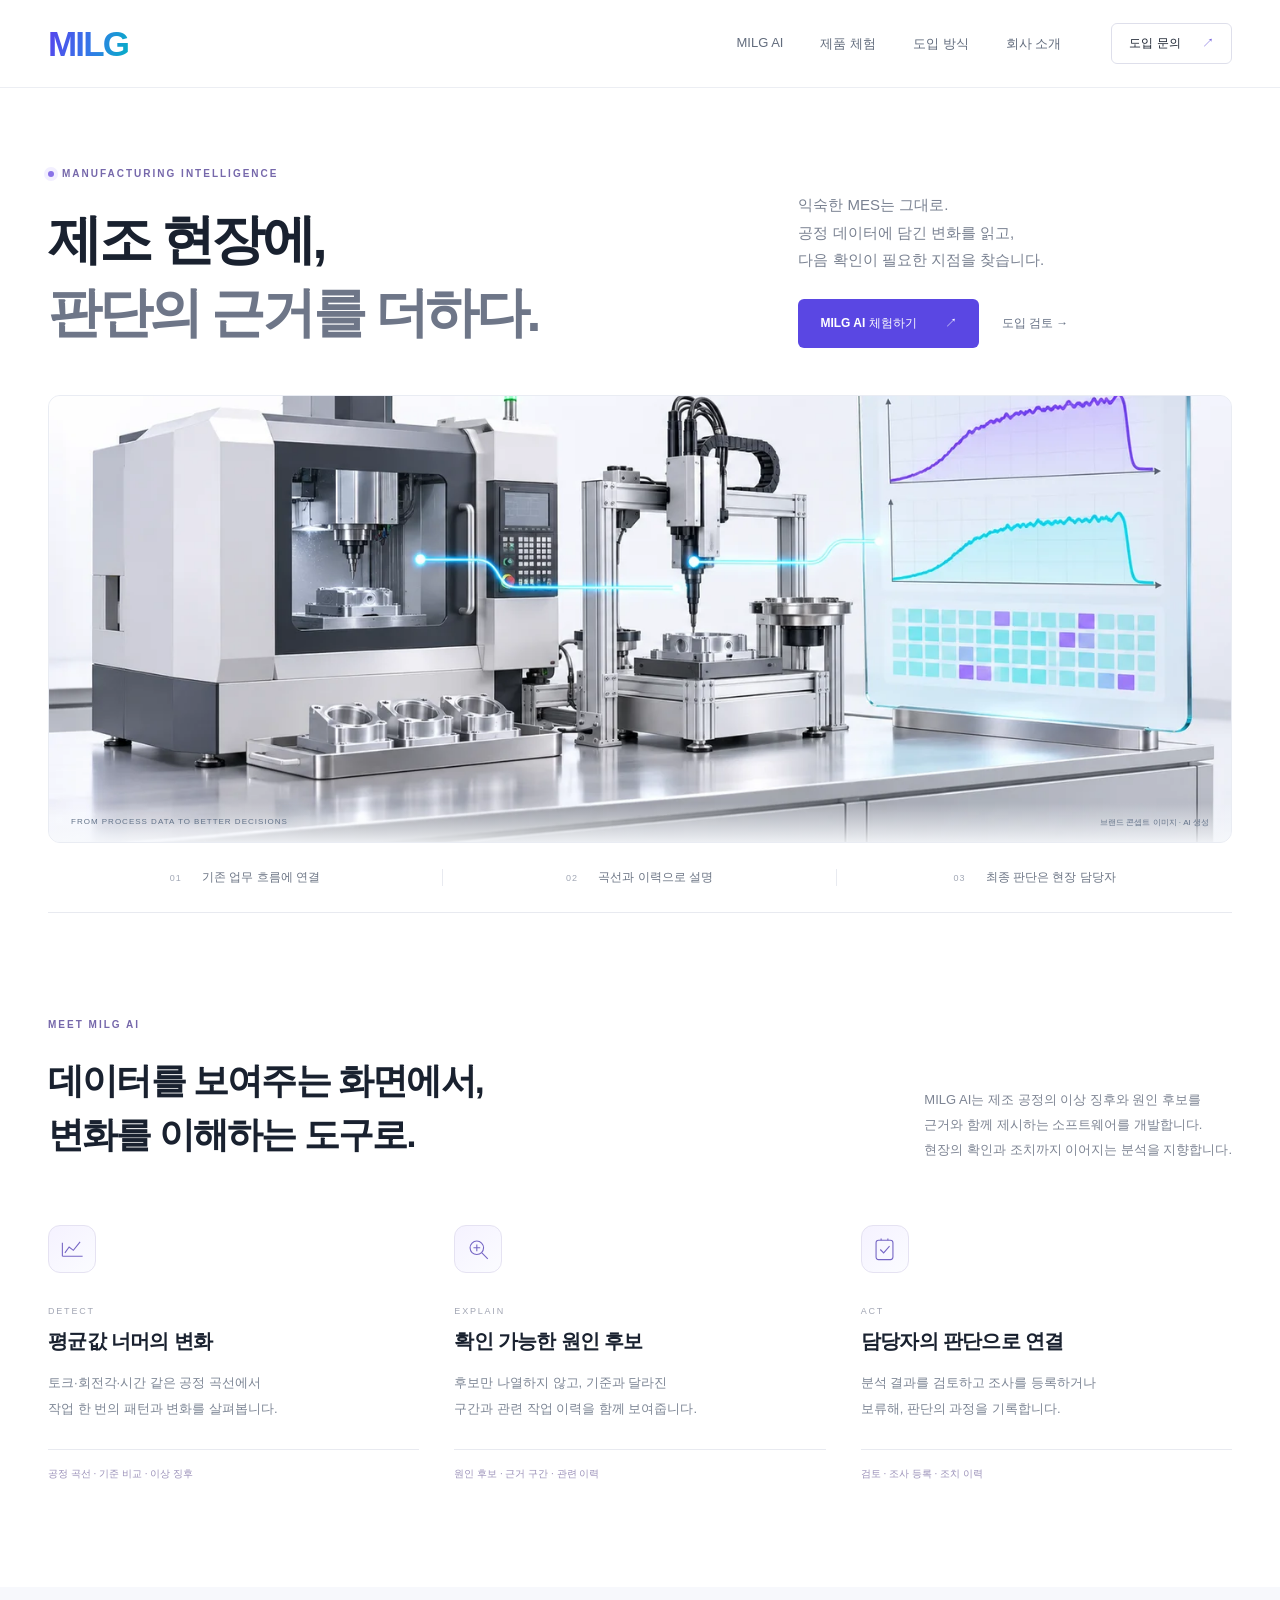
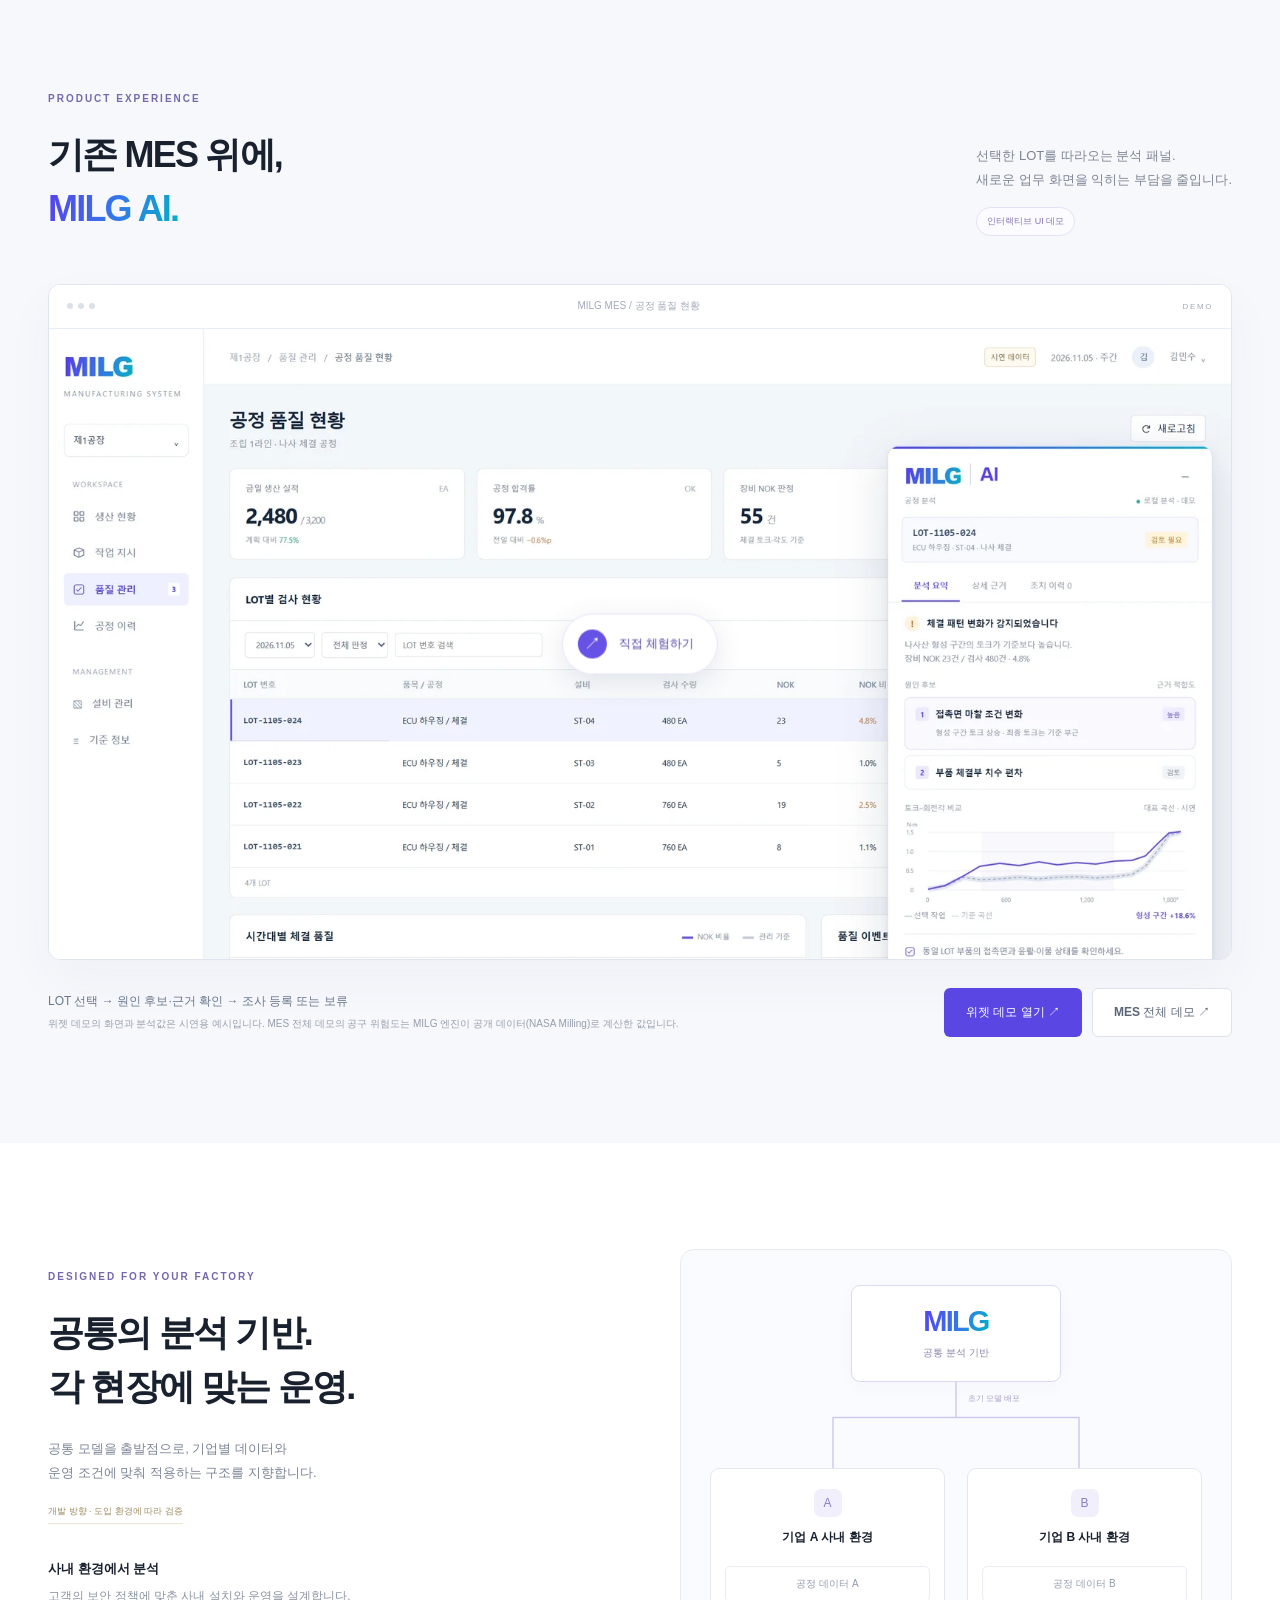
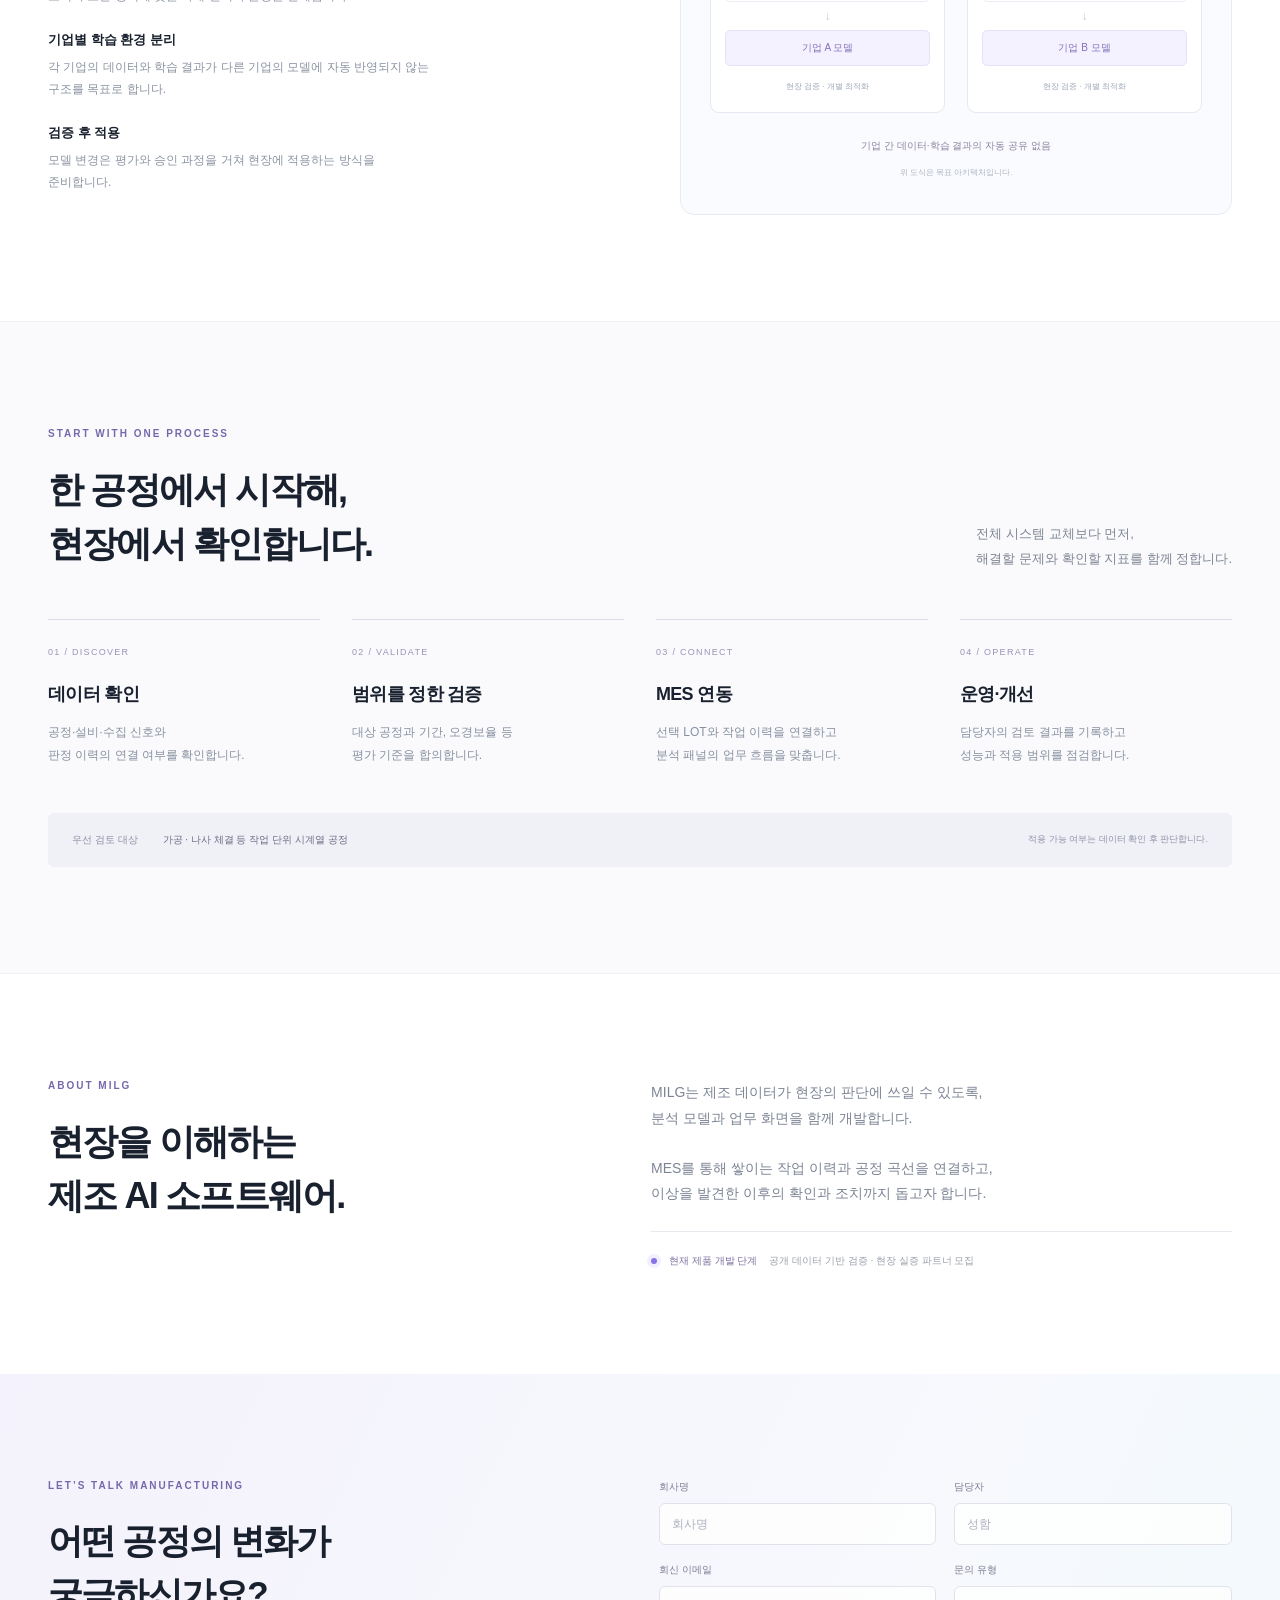
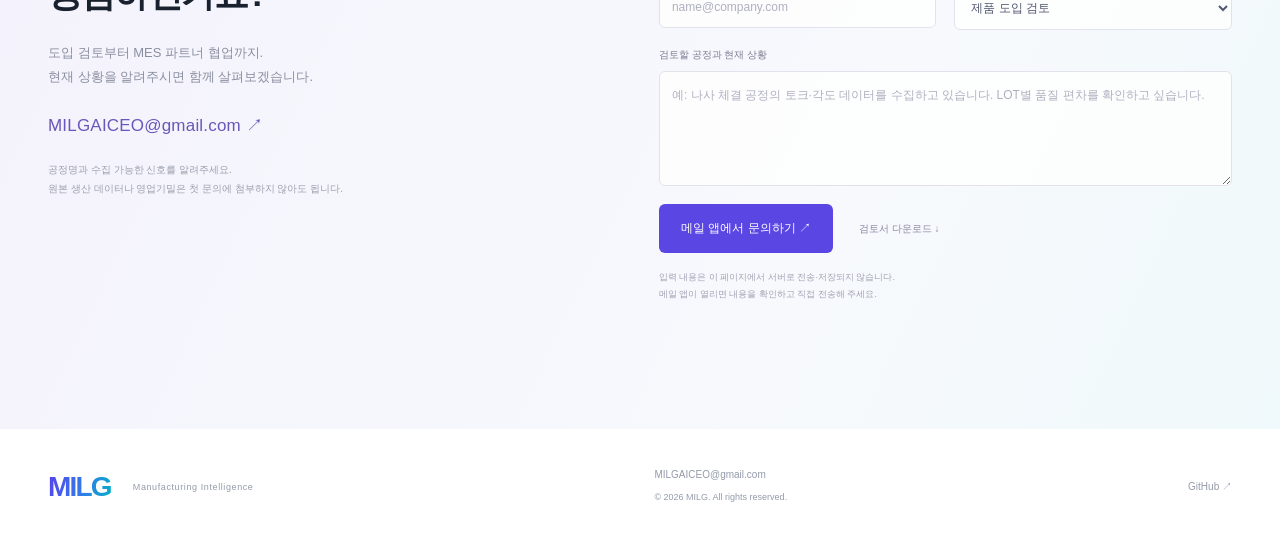
<file: index.html>
<!doctype html>
<html lang="ko"><head>
<meta charset="utf-8"><meta name="viewport" content="width=device-width,initial-scale=1">
<title>MILG | 제조 현장에 더하는 AI</title>
<meta name="description" content="기존 MES에 더하는 제조 AI, MILG. 공정 데이터의 이상 징후와 원인 후보를 근거와 함께 제시해 현장의 판단을 돕습니다.">
<meta name="theme-color" content="#ffffff"><meta property="og:title" content="MILG — 제조 현장에 더하는 AI"><meta property="og:description" content="익숙한 MES에서, 더 깊은 공정 분석을. MILG AI 제품과 인터랙티브 데모를 만나보세요."><meta property="og:type" content="website"><meta property="og:image" content="company/assets/manufacturing.webp">
<link rel="icon" href="company/assets/favicon.svg" type="image/svg+xml"><link rel="stylesheet" href="company/site.css"></head><body>
<a href="#main" class="skip">본문으로 바로가기</a>
<header class="header"><div class="navwrap"><a class="logo" href="#" aria-label="MILG 홈">MILG</a><nav id="navigation" aria-label="주 메뉴"><a href="#product">MILG AI</a><a href="#experience">제품 체험</a><a href="#approach">도입 방식</a><a href="#about">회사 소개</a></nav><a class="navcta" href="#contact">도입 문의 <span>↗</span></a><button class="menubutton" aria-expanded="false" aria-controls="navigation" aria-label="메뉴 열기">☰</button></div></header>
<main id="main"><section class="hero wrap"><div class="herohead"><div><div class="eyebrow"><span class="statusdot"></span> MANUFACTURING INTELLIGENCE</div><h1>제조 현장에,<br><span>판단의 근거를 더하다.</span></h1></div><div class="herocopy"><p>익숙한 MES는 그대로.<br>공정 데이터에 담긴 변화를 읽고,<br>다음 확인이 필요한 지점을 찾습니다.</p><div class="buttons"><a href="#experience" class="button primary">MILG AI 체험하기 <span>↗</span></a><a href="#contact" class="textlink">도입 검토 →</a></div></div></div><div class="herovisual"><img src="company/assets/manufacturing.webp" width="1400" height="788" alt="정밀 제조 설비와 공정 분석 화면을 연결한 MILG 브랜드 콘셉트 이미지" fetchpriority="high"><div class="imagecaption"><span>FROM PROCESS DATA TO BETTER DECISIONS</span><span>브랜드 콘셉트 이미지 · AI 생성</span></div></div><div class="principles"><span><b>01</b> 기존 업무 흐름에 연결</span><span><b>02</b> 곡선과 이력으로 설명</span><span><b>03</b> 최종 판단은 현장 담당자</span></div></section>
<section id="product" class="section wrap"><div class="sectionintro"><div><div class="eyebrow">MEET MILG AI</div><h2>데이터를 보여주는 화면에서,<br>변화를 이해하는 도구로.</h2></div><p class="introcopy">MILG AI는 제조 공정의 이상 징후와 원인 후보를<br class="desktop"> 근거와 함께 제시하는 소프트웨어를 개발합니다.<br class="desktop"> 현장의 확인과 조치까지 이어지는 분석을 지향합니다.</p></div><div class="capabilities"><article><div class="capicon"><svg viewBox="0 0 32 32" fill="none"><path d="M4 24V8m0 16h24M7 20l5-7 5 4 8-10"/></svg></div><span class="overline">DETECT</span><h3>평균값 너머의 변화</h3><p>토크·회전각·시간 같은 공정 곡선에서<br>작업 한 번의 패턴과 변화를 살펴봅니다.</p><div class="capterm">공정 곡선 · 기준 비교 · 이상 징후</div></article><article><div class="capicon"><svg viewBox="0 0 32 32" fill="none"><circle cx="14" cy="14" r="8"/><path d="m20 20 7 7M10 14h8m-4-4v8"/></svg></div><span class="overline">EXPLAIN</span><h3>확인 가능한 원인 후보</h3><p>후보만 나열하지 않고, 기준과 달라진<br>구간과 관련 작업 이력을 함께 보여줍니다.</p><div class="capterm">원인 후보 · 근거 구간 · 관련 이력</div></article><article><div class="capicon"><svg viewBox="0 0 32 32" fill="none"><rect x="6" y="5" width="20" height="23" rx="3"/><path d="m11 16 4 4 7-8M12 5V3m8 2V3"/></svg></div><span class="overline">ACT</span><h3>담당자의 판단으로 연결</h3><p>분석 결과를 검토하고 조사를 등록하거나<br>보류해, 판단의 과정을 기록합니다.</p><div class="capterm">검토 · 조사 등록 · 조치 이력</div></article></div></section>
<section id="experience" class="experience section"><div class="wrap"><div class="sectionintro"><div><div class="eyebrow">PRODUCT EXPERIENCE</div><h2>기존 MES 위에,<br><span class="gradient">MILG AI.</span></h2></div><div class="introcopy"><p>선택한 LOT를 따라오는 분석 패널.<br>새로운 업무 화면을 익히는 부담을 줄입니다.</p><span class="pill">인터랙티브 UI 데모</span></div></div><div class="browserframe"><div class="browserbar"><div class="dots"><i></i><i></i><i></i></div><span>MILG MES / 공정 품질 현황</span><span class="secure">DEMO</span></div><button class="productpreview" id="demoPreview" aria-label="MILG AI 인터랙티브 데모 열기"><img src="company/assets/product.webp" width="1600" height="1050" loading="lazy" alt="LOT 검사 현황과 우측 하단 MILG AI 분석 패널"><span class="play"><span>↗</span> 직접 체험하기</span></button></div><div class="experiencebottom"><p>LOT 선택 → 원인 후보·근거 확인 → 조사 등록 또는 보류<br><small>위젯 데모의 화면과 분석값은 시연용 예시입니다. MES 전체 데모의 공구 위험도는 MILG 엔진이 공개 데이터(NASA Milling)로 계산한 값입니다.</small></p><div class="buttons"><button id="demoButton" class="button primary">위젯 데모 열기 ↗</button><a class="button secondary" href="web/" target="_blank" rel="noopener">MES 전체 데모 ↗</a></div></div></div></section>
<section class="section wrap architecture"><div class="architecturecopy"><div class="eyebrow">DESIGNED FOR YOUR FACTORY</div><h2>공통의 분석 기반.<br>각 현장에 맞는 운영.</h2><p>공통 모델을 출발점으로, 기업별 데이터와<br>운영 조건에 맞춰 적용하는 구조를 지향합니다.</p><div class="roadmaplabel">개발 방향 · 도입 환경에 따라 검증</div><dl><div><dt>사내 환경에서 분석</dt><dd>고객의 보안 정책에 맞춘 사내 설치와 운영을 설계합니다.</dd></div><div><dt>기업별 학습 환경 분리</dt><dd>각 기업의 데이터와 학습 결과가 다른 기업의 모델에 자동 반영되지 않는 구조를 목표로 합니다.</dd></div><div><dt>검증 후 적용</dt><dd>모델 변경은 평가와 승인 과정을 거쳐 현장에 적용하는 방식을 준비합니다.</dd></div></dl></div><div class="architecturediagram" aria-label="공통 모델을 기업 A와 B의 독립된 사내 환경에 배포하는 목표 구조"><div class="base"><span class="logo">MILG</span><span>공통 분석 기반</span></div><div class="branches"><span>초기 모델 배포</span><svg viewBox="0 0 500 85" preserveAspectRatio="none"><path d="M250 0V35H125V85M250 35H375V85" fill="none" stroke="#cec9f1" stroke-width="1.5"/></svg></div><div class="tenants"><div class="tenant"><div class="factoryicon">A</div><h3>기업 A 사내 환경</h3><div class="tenantitem">공정 데이터 A</div><div class="tenantarrow">↓</div><div class="tenantitem model">기업 A 모델</div><span>현장 검증 · 개별 최적화</span></div><div class="tenant"><div class="factoryicon">B</div><h3>기업 B 사내 환경</h3><div class="tenantitem">공정 데이터 B</div><div class="tenantarrow">↓</div><div class="tenantitem model">기업 B 모델</div><span>현장 검증 · 개별 최적화</span></div></div><p>기업 간 데이터·학습 결과의 자동 공유 없음</p><small>위 도식은 목표 아키텍처입니다.</small></div></section>
<section id="approach" class="section approach"><div class="wrap"><div class="sectionintro"><div><div class="eyebrow">START WITH ONE PROCESS</div><h2>한 공정에서 시작해,<br>현장에서 확인합니다.</h2></div><p class="introcopy">전체 시스템 교체보다 먼저,<br>해결할 문제와 확인할 지표를 함께 정합니다.</p></div><div class="steps"><article><span>01 / DISCOVER</span><h3>데이터 확인</h3><p>공정·설비·수집 신호와<br>판정 이력의 연결 여부를 확인합니다.</p></article><article><span>02 / VALIDATE</span><h3>범위를 정한 검증</h3><p>대상 공정과 기간, 오경보율 등<br>평가 기준을 합의합니다.</p></article><article><span>03 / CONNECT</span><h3>MES 연동</h3><p>선택 LOT와 작업 이력을 연결하고<br>분석 패널의 업무 흐름을 맞춥니다.</p></article><article><span>04 / OPERATE</span><h3>운영·개선</h3><p>담당자의 검토 결과를 기록하고<br>성능과 적용 범위를 점검합니다.</p></article></div><div class="scope"><span>우선 검토 대상</span><b>가공 · 나사 체결 등 작업 단위 시계열 공정</b><span>적용 가능 여부는 데이터 확인 후 판단합니다.</span></div></div></section>
<section id="about" class="section wrap about"><div><div class="eyebrow">ABOUT MILG</div><h2>현장을 이해하는<br>제조 AI 소프트웨어.</h2></div><div class="abouttext"><p>MILG는 제조 데이터가 현장의 판단에 쓰일 수 있도록,<br class="desktop"> 분석 모델과 업무 화면을 함께 개발합니다.</p><p>MES를 통해 쌓이는 작업 이력과 공정 곡선을 연결하고,<br class="desktop"> 이상을 발견한 이후의 확인과 조치까지 돕고자 합니다.</p><div class="stage"><span class="statusdot"></span><strong>현재 제품 개발 단계</strong><span>공개 데이터 기반 검증 · 현장 실증 파트너 모집</span></div></div></section>
<section id="contact" class="section contact"><div class="wrap contactgrid"><div><div class="eyebrow">LET’S TALK MANUFACTURING</div><h2>어떤 공정의 변화가<br>궁금하신가요?</h2><p>도입 검토부터 MES 파트너 협업까지.<br>현재 상황을 알려주시면 함께 살펴보겠습니다.</p><a class="email" href="mailto:MILGAICEO@gmail.com">MILGAICEO@gmail.com ↗</a><div class="contactnote">공정명과 수집 가능한 신호를 알려주세요.<br>원본 생산 데이터나 영업기밀은 첫 문의에 첨부하지 않아도 됩니다.</div></div><form id="contactForm"><div class="formrow"><label>회사명<input name="company" placeholder="회사명" required maxlength="80" autocomplete="organization"></label><label>담당자<input name="person" placeholder="성함" required maxlength="40" autocomplete="name"></label></div><div class="formrow"><label>회신 이메일<input name="email" type="email" placeholder="name@company.com" required maxlength="120" autocomplete="email"></label><label>문의 유형<select name="type"><option>제품 도입 검토</option><option>MES 파트너 협업</option><option>데이터·현장 검증</option><option>기타 문의</option></select></label></div><label>검토할 공정과 현재 상황<textarea name="message" placeholder="예: 나사 체결 공정의 토크·각도 데이터를 수집하고 있습니다. LOT별 품질 편차를 확인하고 싶습니다." required maxlength="3000" rows="4"></textarea></label><div class="formactions"><button class="button primary" type="submit">메일 앱에서 문의하기 ↗</button><button class="download" type="button" id="downloadBrief">검토서 다운로드 ↓</button></div><p class="formnote">입력 내용은 이 페이지에서 서버로 전송·저장되지 않습니다.<br>메일 앱이 열리면 내용을 확인하고 직접 전송해 주세요.</p><p id="formStatus" role="status"></p></form></div></section>
</main><footer class="wrap footer"><div><a class="logo" href="#" aria-label="MILG 홈">MILG</a><span>Manufacturing Intelligence</span></div><div><a href="mailto:MILGAICEO@gmail.com">MILGAICEO@gmail.com</a><p>© <span id="year">2026</span> MILG. All rights reserved.</p></div><a href="https://github.com/dksgusrl04-gif/MILG-mes" target="_blank" rel="noopener">GitHub ↗</a></footer>
<dialog id="demoDialog" aria-labelledby="demoTitle"><div class="dialoghead"><div><strong id="demoTitle">MILG AI 제품 체험</strong><span>시연 데이터 · 브라우저 내 동작</span></div><div><a href="company/demo/" target="_blank" rel="noopener">새 창에서 열기 ↗</a><button id="closeDemo" aria-label="데모 닫기">✕</button></div></div><iframe id="demoFrame" title="MILG AI 위젯 인터랙티브 데모" data-src="company/demo/index.html" sandbox="allow-scripts allow-same-origin allow-forms allow-modals"></iframe></dialog>
<script src="company/site.js"></script></body></html>
</file>
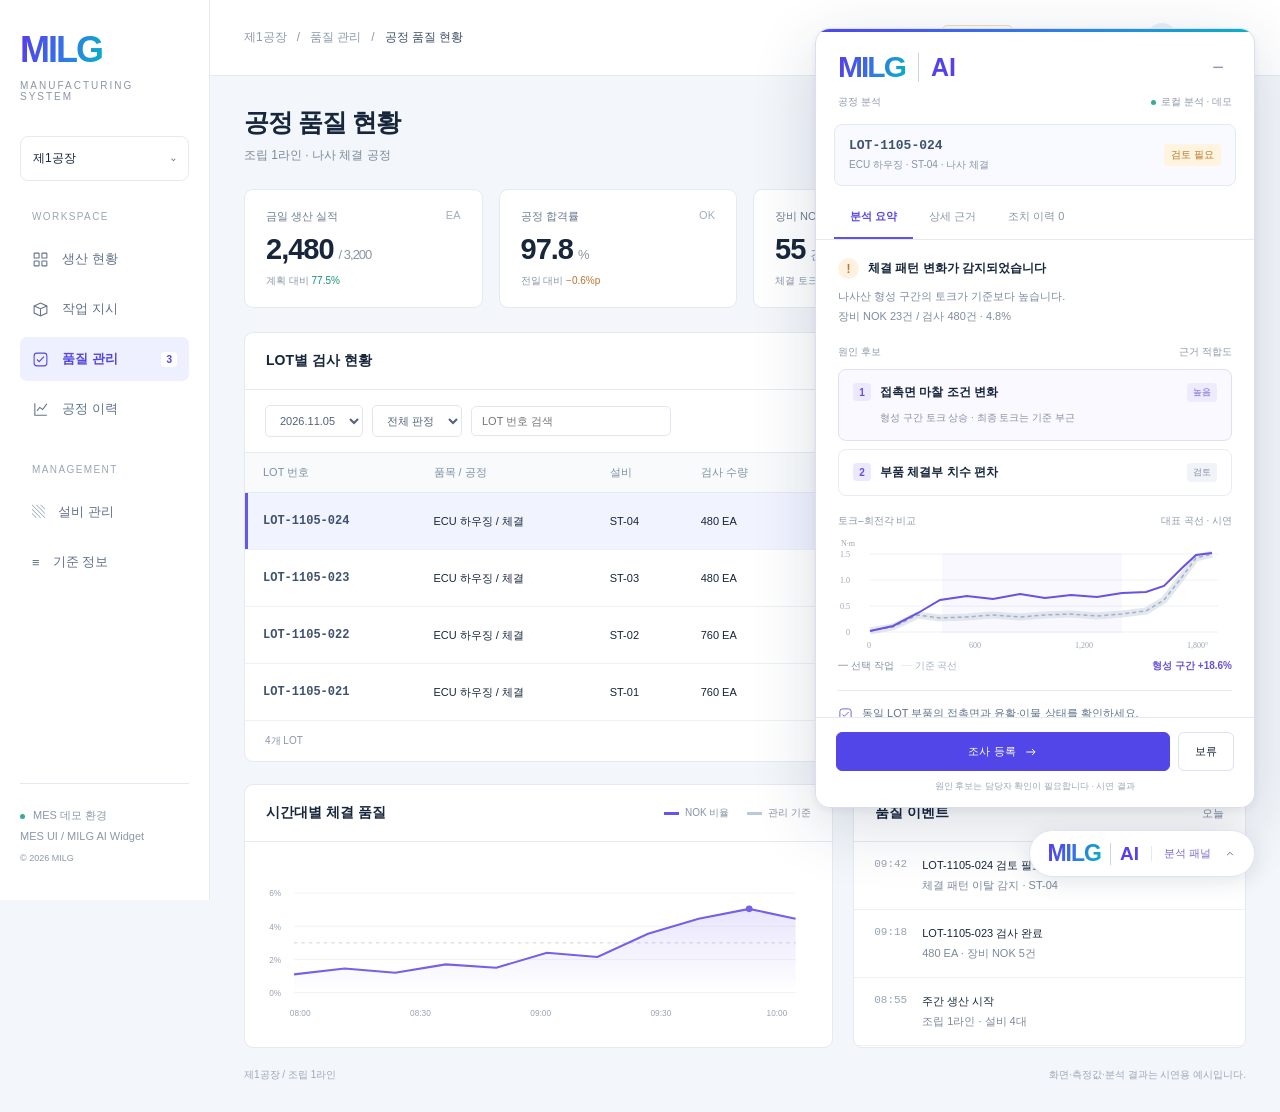
<file: company/demo/index.html>
<!doctype html>
<html lang="ko"><head><meta charset="utf-8"><meta name="viewport" content="width=device-width,initial-scale=1"><title>MILG · MES & AI Workspace</title>
<style>
:root{--ink:#17263b;--muted:#7c899c;--line:#e4eaf1;--purple:#5041ed;--blue:#3477e8;--cyan:#08b0c7;--bg:#f3f6fa}*{box-sizing:border-box}body{margin:0;font-family:'Segoe UI','Malgun Gothic',sans-serif;color:var(--ink);background:var(--bg);font-size:13px}button,select,input,textarea{font:inherit}button{cursor:pointer}button:focus-visible,a:focus-visible,select:focus-visible{outline:3px solid #8bafff;outline-offset:3px}button{color:inherit}.brand{width:fit-content;font-family:Arial,sans-serif;font-weight:900;letter-spacing:-2px;background:linear-gradient(105deg,#5440ea 5%,#3377e6 55%,#04b1c8);color:transparent;background-clip:text;font-size:36px;line-height:1}.service{display:flex;align-items:center;gap:13px}.service .brand{font-size:30px}.service .ai{border-left:1px solid #cbd4e2;padding-left:12px;font:700 25px Arial;color:#5540ed}.side{position:fixed;inset:0 auto 0 0;width:210px;background:#fff;border-right:1px solid var(--line);padding:32px 20px;display:flex;flex-direction:column}.side .subbrand{font-size:10px;letter-spacing:2px;color:#8a96a7;margin-top:12px}.plant{margin-top:34px;padding:13px 12px;border:1px solid var(--line);border-radius:8px;font-size:12px;display:flex;justify-content:space-between}.navcaption{color:#9aa6b7;font-size:10px;letter-spacing:1.4px;margin:30px 12px 12px}.navitem{display:flex;align-items:center;gap:13px;padding:13px 12px;margin:3px 0;border-radius:7px;color:#63718a;text-decoration:none}.navitem svg{width:17px;height:17px}.navitem.active{background:#eef0ff;color:#5346df;font-weight:700}.navitem .count{margin-left:auto;font-size:10px;background:#fff;padding:2px 5px;border-radius:4px}.sidebottom{margin-top:auto;border-top:1px solid var(--line);padding-top:21px;color:#8c98a8;font-size:11px;line-height:1.9}.workspace{margin-left:210px}.topbar{height:76px;background:#fff;border-bottom:1px solid var(--line);padding:0 34px;display:flex;align-items:center;justify-content:space-between}.crumb{color:#8e9aad;font-size:12px}.crumb b{color:#415269;font-weight:500}.topright{display:flex;align-items:center;gap:20px;color:#7a8799;font-size:12px}.demo{font-size:10px;color:#7f6b32;border:1px solid #eadfc5;background:#fffaf0;padding:5px 8px;border-radius:5px}.avatar{width:30px;height:30px;background:#eaf0f9;color:#4b6287;display:grid;place-items:center;border-radius:50%;font-size:11px}.main{padding:30px 34px}.pagehead{display:flex;justify-content:space-between;align-items:center;margin-bottom:25px}h1{font-size:25px;letter-spacing:-1px;margin:0 0 8px}h2{font-size:14px;margin:0}p{margin:0}.muted{color:var(--muted)}.pagehead p{font-size:12px;color:var(--muted)}.button{border:1px solid #dce3ed;background:#fff;border-radius:6px;padding:9px 13px;display:inline-flex;gap:8px;align-items:center;justify-content:center}.button svg{width:14px;height:14px}.primary{color:#fff;background:#5346e9;border-color:#5346e9}.kpis{display:grid;grid-template-columns:repeat(4,1fr);gap:16px;margin-bottom:24px}.kpi{background:#fff;border:1px solid var(--line);border-radius:9px;padding:19px 21px}.klabel{font-size:11px;color:#6e7c90;display:flex;justify-content:space-between}.klabel span{color:#a0acbc}.value{font-size:29px;font-weight:650;letter-spacing:-1px;margin:9px 0 8px}.value small{font-size:13px;font-weight:400;color:#8a95a5;margin-left:5px}.note{font-size:10px;color:#8a96a7}.green{color:#159176}.orange{color:#bc7133}.violet{color:#5848de}.box{background:#fff;border:1px solid var(--line);border-radius:9px;overflow:hidden}.boxhead{padding:19px 21px;display:flex;align-items:center;justify-content:space-between;border-bottom:1px solid var(--line)}.tiny{font-size:11px}.filters{display:flex;align-items:center;gap:9px;padding:15px 20px}.filters select,.filters input{background:#fff;border:1px solid #e1e6ef;padding:8px 10px;border-radius:5px;color:#52627a;font-size:11px}.filters input{width:200px}.filters .end{margin-left:auto;color:#929db0;font-size:11px}table{border-collapse:collapse;width:100%;font-size:11px;text-align:left}thead{background:#f8fafc;color:#8190a4}th{font-weight:500;padding:12px 18px;border-top:1px solid var(--line);border-bottom:1px solid var(--line);white-space:nowrap}td{padding:17px 18px;border-bottom:1px solid #edf1f6;white-space:nowrap}tbody tr{cursor:pointer}tbody tr:hover{background:#f7f9ff}tbody tr.selected{background:#f1f3ff}tbody tr.selected td:first-child{box-shadow:inset 3px 0 #6556ed}.lot{font-family:Consolas,monospace;font-weight:600;color:#3f526f;font-size:12px}.tag{border-radius:4px;padding:4px 7px;font-size:10px;display:inline-block}.tag.good{color:#16876f;background:#eaf7f1}.tag.warn{color:#b87829;background:#fff4df}.tag.fail{color:#c65a62;background:#fff0f0}.tag.neutral{color:#72839b;background:#eef2f7}.tablefoot{display:flex;justify-content:space-between;padding:13px 20px;color:#8b98aa;font-size:10px}.lower{display:grid;grid-template-columns:1.5fr 1fr;gap:20px;margin-top:22px}.chartwrap{padding:15px 20px 10px}.legend{display:flex;gap:18px;font-size:10px;color:#8592a5;align-items:center}.legend i{width:15px;height:3px;display:inline-block;background:#6655ec;vertical-align:middle;margin-right:6px}.legend i.ref{background:#bcc9dc}.chart{width:100%;height:180px;display:block}.chart text{font-family:'Segoe UI',sans-serif;fill:#99a4b5;font-size:10px}.logrow{display:flex;gap:15px;padding:16px 20px;border-bottom:1px solid #edf1f6;font-size:11px}.logrow time{color:#97a3b4;font-family:Consolas,monospace}.logrow p{margin-bottom:5px}.footer{margin-top:20px;display:flex;justify-content:space-between;color:#9ca7b6;font-size:10px}.widget{position:fixed;width:440px;right:25px;bottom:92px;max-height:calc(100vh - 120px);border:1px solid #d9dfed;border-radius:15px;background:#fff;box-shadow:0 18px 65px #1b2b5329,0 3px 10px #2b3b5410;z-index:10;overflow:hidden;display:flex;flex-direction:column}.widget::before{content:'';height:3px;background:linear-gradient(90deg,#5343eb,#317ae7,#07b2c4);flex-shrink:0}.widget[hidden]{display:none}.whead{display:flex;align-items:center;justify-content:space-between;padding:20px 22px 13px}.iconbtn{border:0;background:transparent;font-size:20px;color:#8d99ac;width:28px;height:28px;display:grid;place-items:center;border-radius:5px}.iconbtn:hover{background:#f0f3f9}.wmeta{display:flex;justify-content:space-between;padding:0 22px 15px;color:#8d99ac;font-size:10px}.dot{display:inline-block;width:5px;height:5px;border-radius:50%;background:#37aa98;margin-right:5px}.context{margin:0 18px;padding:13px 14px;border:1px solid #e3e8f1;border-radius:8px;background:#f8faff;display:flex;align-items:center;justify-content:space-between}.context .lot{font-size:13px}.context small{display:block;color:#8794a8;font-size:10px;margin-top:5px}.tabs{display:flex;border-bottom:1px solid var(--line);margin-top:10px;padding:0 18px}.tab{border:0;background:#fff;padding:13px 16px;color:#8a96a9;font-size:11px;border-bottom:2px solid transparent}.tab.on{color:#5a48e6;border-bottom-color:#6151ea;font-weight:700}.wbody{padding:18px 22px 16px;overflow:auto}.alertline{display:flex;align-items:center;gap:9px;font-size:12px;font-weight:700;margin-bottom:8px}.alerticon{width:21px;height:21px;background:#fff2e0;color:#bd7b30;display:grid;place-items:center;border-radius:50%;font-size:12px}.brief{font-size:11px;line-height:1.8;color:#7e8ba0;margin-bottom:18px}.sectionlabel{font-size:10px;color:#8d99aa;margin-bottom:10px;display:flex;justify-content:space-between}.candidate{padding:13px 14px;border:1px solid #e1ddfa;background:#faf9ff;border-radius:8px;margin-bottom:8px}.candidate .row{display:flex;align-items:center;gap:9px;font-size:12px;font-weight:650}.number{width:18px;height:18px;background:#ece8fe;color:#6651de;border-radius:4px;display:grid;place-items:center;font-size:10px}.candidate .rank{margin-left:auto;font-size:9px;color:#7363cf;background:#efebff;border-radius:4px;padding:3px 6px;font-weight:400}.candidate p{font-size:10px;color:#8791a5;line-height:1.8;margin:7px 0 0 27px}.candidate.secondary{background:#fff;border-color:#e8edf4}.candidate.secondary .rank{background:#f0f3f8;color:#8390a2}.evidence{margin-top:18px}.microchart{width:100%;height:114px;display:block}.evidencefoot{display:flex;justify-content:space-between;font-size:10px;color:#8492a5;margin-top:7px}.evidencefoot strong{color:#6751d7}.recommend{margin-top:17px;border-top:1px solid var(--line);padding-top:13px;display:flex;gap:9px;font-size:11px;line-height:1.8;color:#64758d}.recommend svg{height:15px;width:15px;flex-shrink:0;margin-top:3px;color:#6c5bdd}.wfooter{border-top:1px solid var(--line);padding:14px 20px;background:#fff;flex-shrink:0}.actions{display:flex;gap:8px}.actions .primary{flex:1}.actions .button{font-size:11px;padding:11px 16px}.footnote{font-size:9px;color:#9aa5b6;text-align:center;margin-top:9px}.launcher{position:fixed;right:25px;bottom:23px;z-index:11;display:flex;align-items:center;gap:12px;border:1px solid #dfe2f3;border-radius:30px;background:#fff;box-shadow:0 5px 22px #273c5720;padding:11px 17px}.launcher .brand{font-size:23px;letter-spacing:-1px}.launcher .ai{font-size:19px;padding-left:9px}.launcher .service{gap:9px}.launcher .bubble{border-left:1px solid #e5e9f3;padding-left:12px;font-size:11px;color:#786dce}.launcher svg{width:14px;height:14px;color:#776ab2}.hidden{display:none!important}.detailrow{padding:14px 0;border-bottom:1px solid var(--line);font-size:11px;display:flex;justify-content:space-between;gap:15px}.detailrow span{color:#8491a4}.historyitem{border-left:2px solid #dfdbfa;margin:8px 0 20px;padding-left:15px;font-size:11px;line-height:2}.historyitem small{color:#94a0b2}dialog{border:1px solid var(--line);border-radius:14px;width:430px;padding:25px;color:var(--ink);box-shadow:0 20px 90px #13294a33}dialog::backdrop{background:#17283d45}dialog h2{font-size:18px;margin-bottom:18px}dialog label{font-size:11px;color:#76869c;display:block;margin-top:15px}dialog input,dialog textarea{width:100%;margin-top:7px;padding:11px;border:1px solid var(--line);border-radius:6px}dialog textarea{height:90px;resize:vertical}dialog .actions{margin-top:22px;justify-content:flex-end}.toast{position:fixed;left:50%;bottom:30px;transform:translateX(-50%);background:#24334a;color:white;padding:14px 23px;border-radius:8px;box-shadow:0 8px 30px #14233530;z-index:30;font-size:12px}.fullwidget .widget{position:relative;inset:auto;margin:28px auto;max-height:none}.fullwidget .workspace,.fullwidget .side,.fullwidget .launcher{display:none}.fullwidget{background:#eef2f8}@media(min-width:1700px){.widget{width:460px;right:35px}.launcher{right:35px}}@media(max-width:1000px){.side{width:170px;padding:25px 15px}.workspace{margin-left:170px}.main{padding:24px 20px}.topbar{padding:0 20px}.kpis{gap:9px}.kpi{padding:15px}.filters input{width:130px}.lower{grid-template-columns:1fr}.tableoverflow{overflow:auto}}@media(max-width:650px){.side{display:none}.workspace{margin:0}.main{padding:20px 14px}.topbar{height:60px;padding:0 14px}.topright .date{display:none}.pagehead{gap:12px}.pagehead h1{font-size:21px}.kpis{grid-template-columns:repeat(2,1fr)}.filters{flex-wrap:wrap;padding:12px}.filters .end{display:none}.widget{width:calc(100% - 20px);right:10px;bottom:82px;max-height:calc(100dvh - 98px)}.launcher{right:14px;bottom:15px}.whead{padding-top:14px}.wbody{padding:14px 18px}.lower{margin-bottom:65px}.footer{display:none}dialog{width:calc(100% - 30px)}}
</style></head><body>
<svg style="display:none"><symbol id="grid" viewBox="0 0 24 24"><rect x="3" y="3" width="7" height="7" rx="1"/><rect x="14" y="3" width="7" height="7" rx="1"/><rect x="3" y="14" width="7" height="7" rx="1"/><rect x="14" y="14" width="7" height="7" rx="1"/></symbol><symbol id="chart" viewBox="0 0 24 24"><path d="M4 3v17h17M7 14l4-5 4 3 6-8"/></symbol><symbol id="box" viewBox="0 0 24 24"><path d="m3 7 9-4 9 4v10l-9 4-9-4V7Zm0 0 9 4 9-4M12 11v10"/></symbol><symbol id="check" viewBox="0 0 24 24"><path d="m7 12 3 3 7-7"/><rect x="3" y="3" width="18" height="18" rx="4"/></symbol><symbol id="refresh" viewBox="0 0 24 24"><path d="M20 10a8 8 0 1 0-1 7M20 4v6h-6"/></symbol><symbol id="arrow" viewBox="0 0 24 24"><path d="M4 12h15m-5-5 5 5-5 5"/></symbol></svg>
<aside class="side"><div class="brand">MILG</div><div class="subbrand">MANUFACTURING SYSTEM</div><div class="plant">제1공장 <span>⌄</span></div><div class="navcaption">WORKSPACE</div><a class="navitem" href="#" data-nav="생산 현황"><svg fill="none" stroke="currentColor" stroke-width="1.5"><use href="#grid"/></svg>생산 현황</a><a class="navitem" href="#" data-nav="작업 지시"><svg fill="none" stroke="currentColor" stroke-width="1.5"><use href="#box"/></svg>작업 지시</a><a class="navitem active" href="#" data-nav="품질 관리"><svg fill="none" stroke="currentColor" stroke-width="1.5"><use href="#check"/></svg>품질 관리 <span class="count">3</span></a><a class="navitem" href="#" data-nav="공정 이력"><svg fill="none" stroke="currentColor" stroke-width="1.5"><use href="#chart"/></svg>공정 이력</a><div class="navcaption">MANAGEMENT</div><a class="navitem" href="#" data-nav="설비 관리">▧ <span>설비 관리</span></a><a class="navitem" href="#" data-nav="기준 정보">≡ <span>기준 정보</span></a><div class="sidebottom"><span class="dot"></span> MES 데모 환경<br>MES UI / MILG AI Widget<br><span style="font-size:9px">© 2026 MILG</span></div></aside>
<div class="workspace"><header class="topbar"><div class="crumb">제1공장 &nbsp; / &nbsp; 품질 관리 &nbsp; / &nbsp; <b>공정 품질 현황</b></div><div class="topright"><span class="demo">시연 데이터</span><span class="date">2026.11.05 · 주간</span><span class="avatar">김</span><span>김민수 &nbsp;⌄</span></div></header><main class="main"><div class="pagehead"><div><h1>공정 품질 현황</h1><p>조립 1라인 · 나사 체결 공정</p></div><button class="button" id="refresh"><svg fill="none" stroke="currentColor" stroke-width="1.6"><use href="#refresh"/></svg>새로고침</button></div>
<div class="kpis"><div class="kpi"><div class="klabel">금일 생산 실적 <span>EA</span></div><div class="value">2,480<small>/ 3,200</small></div><div class="note">계획 대비 <span class="green">77.5%</span></div></div><div class="kpi"><div class="klabel">공정 합격률 <span>OK</span></div><div class="value">97.8<small>%</small></div><div class="note">전일 대비 <span class="orange">−0.6%p</span></div></div><div class="kpi"><div class="klabel">장비 NOK 판정 <span>EA</span></div><div class="value">55<small>건</small></div><div class="note">체결 토크·각도 기준</div></div><div class="kpi"><div class="klabel">검토 대기 <span>LOT</span></div><div class="value violet">3<small>건</small></div><div class="note">신규 2건 · 진행 중 1건</div></div></div>
<section class="box"><div class="boxhead"><h2>LOT별 검사 현황</h2><span class="tiny muted">마지막 수신 <span id="updated">09:42:18</span></span></div><div class="filters"><select aria-label="기간"><option>2026.11.05</option></select><select id="statusFilter" aria-label="판정 필터"><option value="all">전체 판정</option><option value="warn">검토 필요</option><option value="good">정상</option></select><input id="search" aria-label="LOT 검색" placeholder="LOT 번호 검색"><span class="end">LOT 선택 시 분석 대상에 반영됩니다</span></div><div class="tableoverflow"><table><thead><tr><th>LOT 번호</th><th>품목 / 공정</th><th>설비</th><th>검사 수량</th><th>NOK</th><th>NOK 비율</th><th>상태</th><th>최근 수신</th></tr></thead><tbody id="lots"></tbody></table></div><div class="tablefoot"><span id="rowCount">4개 LOT</span><span>‹ &nbsp;&nbsp; <b style="color:#6654e7">1</b> &nbsp;&nbsp; ›</span></div></section>
<div class="lower"><section class="box"><div class="boxhead"><h2>시간대별 체결 품질</h2><div class="legend"><span><i></i>NOK 비율</span><span><i class="ref"></i>관리 기준</span></div></div><div class="chartwrap"><svg class="chart" viewBox="0 0 660 180"><defs><linearGradient id="area" x1="0" y1="0" x2="0" y2="1"><stop stop-color="#8271ee" stop-opacity=".18"/><stop offset="1" stop-color="#8271ee" stop-opacity="0"/></linearGradient></defs><g stroke="#edf1f6"><path d="M35 25H640M35 65H640M35 105H640M35 145H640"/></g><g><text x="5" y="29">6%</text><text x="5" y="69">4%</text><text x="5" y="109">2%</text><text x="5" y="149">0%</text><text x="30" y="173">08:00</text><text x="175" y="173">08:30</text><text x="320" y="173">09:00</text><text x="465" y="173">09:30</text><text x="605" y="173">10:00</text></g><path d="M35 85H640" stroke="#bfcbdc" stroke-dasharray="4 5"/><path d="M35 123 96 116 157 121 218 111 279 115 340 97 401 102 462 74 523 56 584 44 640 56V145H35Z" fill="url(#area)"/><path d="M35 123 96 116 157 121 218 111 279 115 340 97 401 102 462 74 523 56 584 44 640 56" fill="none" stroke="#7660e8" stroke-width="2.5"/><circle cx="584" cy="44" r="4" fill="#7660e8"/></svg></div></section><section class="box"><div class="boxhead"><h2>품질 이벤트</h2><span class="tiny muted">오늘</span></div><div class="logrow"><time>09:42</time><div><p>LOT-1105-024 검토 필요</p><span class="muted">체결 패턴 이탈 감지 · ST-04</span></div></div><div class="logrow"><time>09:18</time><div><p>LOT-1105-023 검사 완료</p><span class="muted">480 EA · 장비 NOK 5건</span></div></div><div class="logrow"><time>08:55</time><div><p>주간 생산 시작</p><span class="muted">조립 1라인 · 설비 4대</span></div></div></section></div><div class="footer"><span>제1공장 / 조립 1라인</span><span>화면·측정값·분석 결과는 시연용 예시입니다.</span></div></main></div>
<section class="widget" id="widget" role="region" aria-label="MILG AI 분석 패널"><div class="whead"><div class="service"><span class="brand">MILG</span><span class="ai">AI</span></div><button class="iconbtn" id="close" aria-label="분석 패널 닫기">−</button></div><div class="wmeta"><span>공정 분석</span><span><i class="dot"></i>로컬 분석 · 데모</span></div><div class="context"><div><div class="lot" id="wlot">LOT-1105-024</div><small id="wcontext">ECU 하우징 · ST-04 · 나사 체결</small></div><span class="tag warn" id="wstatus">검토 필요</span></div><div class="tabs" role="tablist"><button class="tab on" role="tab" aria-selected="true" data-tab="analysis">분석 요약</button><button class="tab" role="tab" aria-selected="false" data-tab="evidence">상세 근거</button><button class="tab" role="tab" aria-selected="false" data-tab="history">조치 이력 <span id="historyCount">0</span></button></div><div class="wbody" id="panelContent"></div><div class="wfooter"><div class="actions"><button class="button primary" id="register">조사 등록 <svg fill="none" stroke="currentColor" stroke-width="1.7"><use href="#arrow"/></svg></button><button class="button" id="hold">보류</button></div><div class="footnote">원인 후보는 담당자 확인이 필요합니다 · 시연 결과</div></div></section>
<button class="launcher" id="launcher" aria-expanded="true" aria-controls="widget"><span class="service"><span class="brand">MILG</span><span class="ai">AI</span></span><span class="bubble" id="launcherLabel">분석 패널</span><svg viewBox="0 0 24 24" fill="none" stroke="currentColor" stroke-width="1.7"><path d="m7 14 5-5 5 5"/></svg></button>
<dialog id="actionDialog"><form id="actionForm"><h2 id="dialogTitle">조사 등록</h2><p class="muted tiny" id="dialogLot"></p><label>담당자<input id="owner" value="김민수" required maxlength="30"></label><label id="memoLabel">확인 사항<textarea id="memo" required maxlength="500"></textarea></label><div class="actions"><button type="button" class="button" id="cancel">취소</button><button type="submit" class="button primary" id="save">등록</button></div></form></dialog><div class="toast hidden" id="toast" role="status"></div>
<script>
const records=[{id:'LOT-1105-024',station:'ST-04',n:480,nok:23,rate:'4.8',state:'warn',time:'09:42:18',cause:'접촉면 마찰 조건 변화',second:'부품 체결부 치수 편차',description:'나사산 형성 구간의 토크가 기준보다 높습니다.',factor:'+18.6%',action:'동일 LOT 부품의 접촉면과 윤활·이물 상태를 확인하세요.'},{id:'LOT-1105-023',station:'ST-03',n:480,nok:5,rate:'1.0',state:'good',time:'09:18:42',cause:'기준 범위 내 체결 패턴',second:'정기 점검 유지',description:'주요 체결 구간이 기준 범위에 포함됩니다.',factor:'+2.1%',action:'현재 조건을 유지하고 후속 LOT의 추이를 확인하세요.'},{id:'LOT-1105-022',station:'ST-02',n:760,nok:19,rate:'2.5',state:'warn',time:'09:06:11',cause:'나사산 상태 변화',second:'체결 시작 위치 편차',description:'일부 작업의 초기 체결 구간에서 편차가 증가했습니다.',factor:'+12.4%',action:'나사산 손상과 부품 안착 상태를 표본 확인하세요.'},{id:'LOT-1105-021',station:'ST-01',n:760,nok:8,rate:'1.1',state:'good',time:'08:58:36',cause:'기준 범위 내 체결 패턴',second:'정기 점검 유지',description:'체결 토크와 최종 회전각이 안정적으로 유지됩니다.',factor:'+1.8%',action:'현재 조건을 유지하고 후속 LOT의 추이를 확인하세요.'}];
let selected=records[0],tab='analysis',mode='register',history=[];try{history=JSON.parse(localStorage.getItem('milg-ui-history')||'[]');if(!Array.isArray(history))history=[]}catch{}const $=id=>document.getElementById(id);const esc=s=>String(s).replace(/[&<>"']/g,c=>({'&':'&amp;','<':'&lt;','>':'&gt;','"':'&quot;',"'":'&#39;'}[c]));
function plot(){let y=selected.state==='warn'?58:76;return `<svg class="microchart" viewBox="0 0 390 114" aria-label="체결 토크와 회전각 비교 곡선"><g stroke="#edf0f6"><path d="M30 16H378M30 42H378M30 68H378M30 94H378"/></g><g fill="#9aa6b7" font-size="8" font-family="Segoe UI"><text x="0" y="19">1.5</text><text x="0" y="45">1.0</text><text x="0" y="71">0.5</text><text x="6" y="97">0</text><text x="27" y="110">0</text><text x="129" y="110">600</text><text x="235" y="110">1,200</text><text x="347" y="110">1,800°</text><text x="1" y="8">N·m</text></g><rect x="102" y="15" width="180" height="80" fill="#7561e8" opacity=".045"/><path d="M30 93 53 89 78 77 100 80 127 79 153 77 180 79 205 77 231 76 257 78 282 76 306 73 324 62 342 39 356 20 372 16" fill="none" stroke="#c1ccdc" stroke-width="7" opacity=".45"/><path d="M30 93 53 89 78 77 100 80 127 79 153 77 180 79 205 77 231 76 257 78 282 76 306 73 324 62 342 39 356 20 372 16" fill="none" stroke="#a3b1c6" stroke-width="1.5" stroke-dasharray="4 3"/><path d="M30 93 53 88 78 75 100 ${y+4} 127 ${y} 153 ${y+3} 180 ${y-2} 205 ${y+2} 231 ${y-1} 257 ${y+1} 282 ${y-3} 306 ${y-4} 324 48 342 30 356 17 372 15" fill="none" stroke="#6a50e3" stroke-width="2"/></svg>`}
function renderTable(){let rs=records.filter(r=>(!$('search').value||r.id.toLowerCase().includes($('search').value.toLowerCase()))&&($('statusFilter').value==='all'||r.state===$('statusFilter').value));$('lots').innerHTML=rs.map(r=>`<tr tabindex="0" data-id="${r.id}" aria-selected="${r.id===selected.id}" class="${r.id===selected.id?'selected':''}"><td class="lot">${r.id}</td><td>ECU 하우징 / 체결</td><td>${r.station}</td><td>${r.n.toLocaleString()} EA</td><td>${r.nok}</td><td class="${r.state==='warn'?'orange':''}">${r.rate}%</td><td><span class="tag ${r.state}">${r.state==='warn'?'검토 필요':'정상'}</span></td><td class="muted">${r.time}</td></tr>`).join('')||'<tr><td colspan="8" style="text-align:center">검색 결과가 없습니다.</td></tr>';$('rowCount').textContent=rs.length+'개 LOT'}
function render(){renderTable();$('wlot').textContent=selected.id;$('wcontext').textContent='ECU 하우징 · '+selected.station+' · 나사 체결';let h=history.filter(x=>x.lot===selected.id);$('historyCount').textContent=h.length;$('wstatus').textContent=h.length?h[h.length-1].type:(selected.state==='warn'?'검토 필요':'정상');$('wstatus').className='tag '+(h.length?'neutral':selected.state);document.querySelectorAll('.tab').forEach(b=>{b.classList.toggle('on',b.dataset.tab===tab);b.setAttribute('aria-selected',b.dataset.tab===tab)});let chart=`<div class="evidence"><div class="sectionlabel"><span>토크–회전각 비교</span><span>대표 곡선 · 시연</span></div>${plot()}<div class="evidencefoot"><span>━ 선택 작업 &nbsp; <span style="color:#a6b3c7">┄ 기준 곡선</span></span><strong>형성 구간 ${selected.factor}</strong></div></div>`;
if(tab==='analysis')$('panelContent').innerHTML=`<div class="alertline"><span class="alerticon">${selected.state==='warn'?'!':'✓'}</span>${selected.state==='warn'?'체결 패턴 변화가 감지되었습니다':'체결 패턴이 안정적입니다'}</div><p class="brief">${selected.description}<br>장비 NOK ${selected.nok}건 / 검사 ${selected.n}건 · ${selected.rate}%</p><div class="sectionlabel"><span>${selected.state==='warn'?'원인 후보':'분석 결과'}</span><span>근거 적합도</span></div><div class="candidate"><div class="row"><span class="number">1</span>${selected.cause}<span class="rank">${selected.state==='warn'?'높음':'정상'}</span></div><p>${selected.state==='warn'?'형성 구간 토크 상승 · 최종 토크는 기준 부근':'기준 곡선과 유사한 토크·회전각 분포'}</p></div><div class="candidate secondary"><div class="row"><span class="number">2</span>${selected.second}<span class="rank">${selected.state==='warn'?'검토':'유지'}</span></div></div>${chart}<div class="recommend"><svg fill="none" stroke="currentColor" stroke-width="1.5"><use href="#check"/></svg><span>${selected.action}</span></div>`;
if(tab==='evidence')$('panelContent').innerHTML=`<h2 style="margin-bottom:12px">분석 근거</h2>${chart}<div class="detailrow"><span>비교 대상</span><b>동일 품목·설비의 기준 작업</b></div><div class="detailrow"><span>기준 토크</span><b>1.4 N·m</b></div><div class="detailrow"><span>형성 구간 평균 토크 차이</span><b>${selected.factor}</b></div><div class="detailrow"><span>장비 NOK 비율</span><b>${selected.rate}%</b></div><p class="brief" style="margin-top:16px">곡선 차이는 원인 후보를 제시하는 근거입니다. 접촉면 상태·부품 치수의 실측 확인이 필요합니다.</p><span class="demo">측정값과 기준 곡선은 합성 예시</span>`;
if(tab==='history')$('panelContent').innerHTML=`<h2 style="margin-bottom:20px">담당자 조치</h2>${h.length?h.map(x=>`<div class="historyitem"><b>${esc(x.type)} · ${esc(x.owner)}</b><br>${esc(x.memo)}<br><small>${esc(x.time)} · 브라우저에 저장됨</small></div>`).join(''):'<p class="brief">등록된 조치가 없습니다.<br>조사 등록 또는 보류로 검토 내역을 남기세요.</p>'}`}
function toggle(open){$('widget').hidden=!open;$('launcher').setAttribute('aria-expanded',open);$('launcherLabel').textContent=open?'분석 패널':'분석 보기'}
$('lots').onclick=e=>{let r=e.target.closest('[data-id]');if(r){selected=records.find(x=>x.id===r.dataset.id);render()}};$('lots').onkeydown=e=>{if(e.key==='Enter'||e.key===' '){e.preventDefault();e.target.click()}};$('search').oninput=renderTable;$('statusFilter').onchange=renderTable;document.querySelectorAll('.tab').forEach(b=>b.onclick=()=>{tab=b.dataset.tab;render()});$('close').onclick=()=>{toggle(false);$('launcher').focus()};$('launcher').onclick=()=>toggle($('widget').hidden);document.addEventListener('keydown',e=>{if(e.key==='Escape'&&!$('actionDialog').open)toggle(false)});
function notify(s){$('toast').textContent=s;$('toast').classList.remove('hidden');setTimeout(()=>$('toast').classList.add('hidden'),3200)}
function action(m){mode=m;$('dialogTitle').textContent=m==='register'?'조사 등록':'검토 보류';$('dialogLot').textContent=selected.id+' · '+selected.station;$('memo').value=m==='register'?selected.action:'';$('memoLabel').firstChild.textContent=m==='register'?'확인 사항':'보류 사유';$('save').textContent=m==='register'?'등록':'보류 저장';$('actionDialog').showModal()}
$('register').onclick=()=>action('register');$('hold').onclick=()=>action('hold');$('cancel').onclick=()=>$('actionDialog').close();$('actionForm').onsubmit=e=>{e.preventDefault();history.push({lot:selected.id,type:mode==='register'?'조사 등록':'보류',owner:$('owner').value.trim(),memo:$('memo').value.trim(),time:new Date().toLocaleString('ko-KR')});try{localStorage.setItem('milg-ui-history',JSON.stringify(history))}catch{}$('actionDialog').close();tab='history';render();notify('검토 내역을 이 브라우저에 저장했습니다.');};$('refresh').onclick=()=>{$('updated').textContent=new Date().toLocaleTimeString('ko-KR',{hour12:false});notify('시연 데이터를 새로 표시했습니다.')};document.querySelectorAll('[data-nav]').forEach(a=>a.onclick=e=>{e.preventDefault();notify(a.dataset.nav==='품질 관리'?'품질 관리 화면입니다.':'이번 시안은 품질 관리 화면을 제공합니다.')});if(new URLSearchParams(location.search).has('widget'))document.body.classList.add('fullwidget');if(new URLSearchParams(location.search).has('closed'))toggle(false);render();
</script></body></html>
</file>
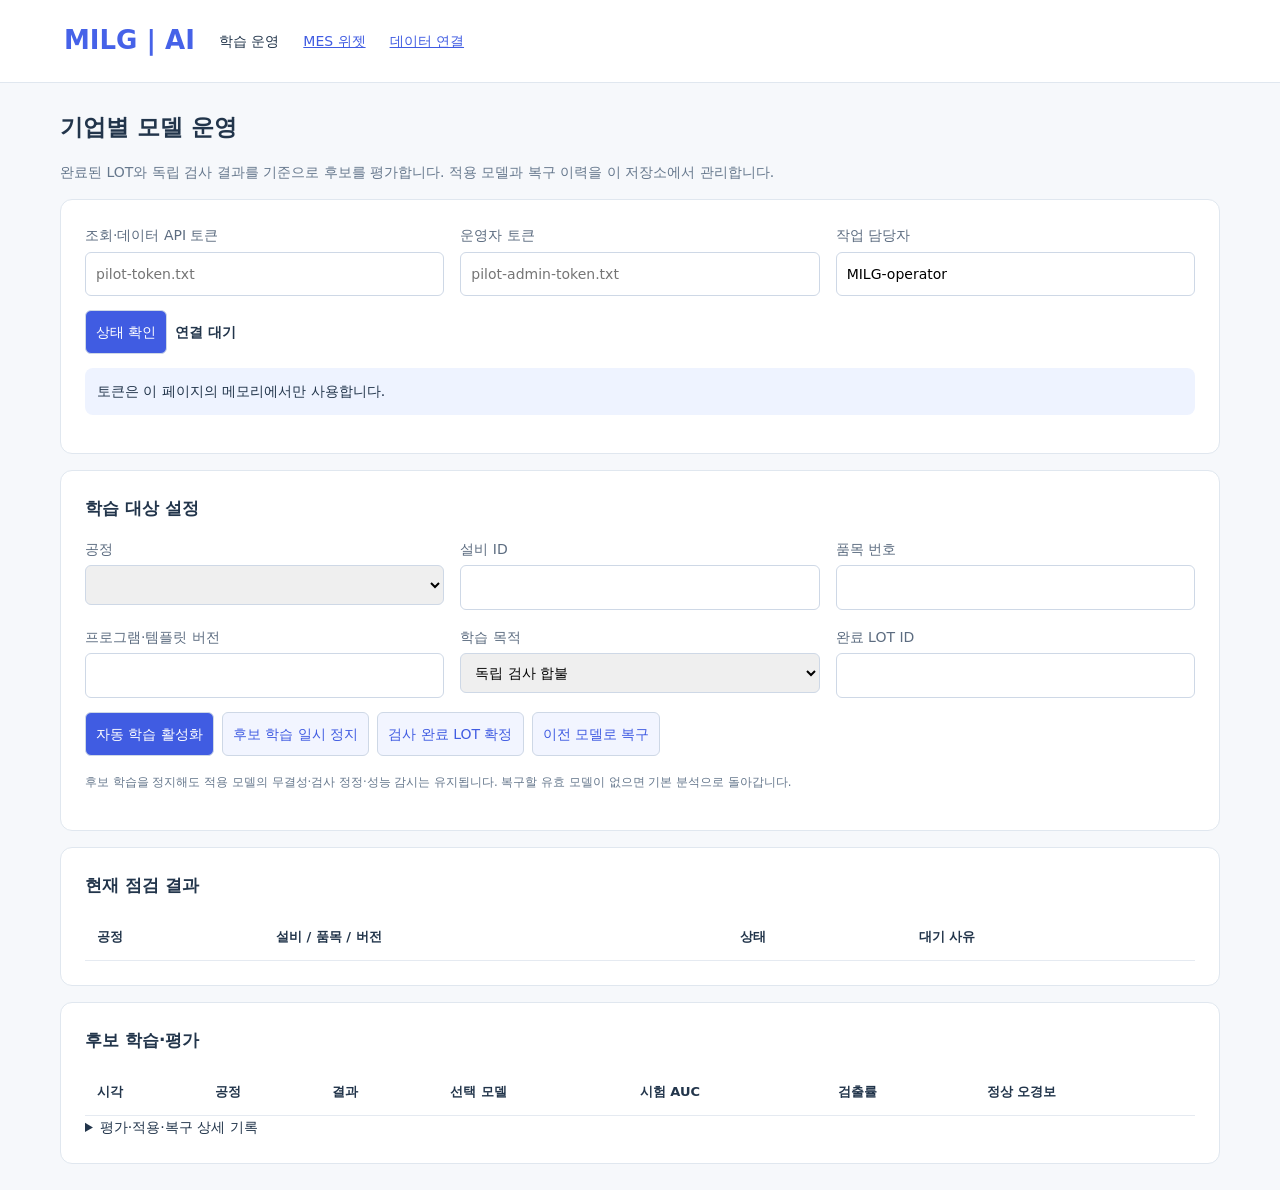
<file: ai/mlng_ai/operations_ui.html>
<!doctype html><html lang="ko"><meta charset="utf-8"><meta name="viewport" content="width=device-width,initial-scale=1">
<title>MILG · 학습 운영</title><style>
*{box-sizing:border-box}body{margin:0;background:#f6f8fb;color:#22354b;font:14px/1.6 system-ui,sans-serif}header{background:#fff;border-bottom:1px solid #e0e7ef;padding:20px 5%;display:flex;gap:24px;align-items:center}header b{font-size:26px;color:#4662e8}a{color:#405ce2}main{max-width:1200px;margin:26px auto;padding:0 20px}.card{padding:24px;border:1px solid #e0e7ef;border-radius:12px;background:white;margin:16px 0}h1{font-size:23px}h2{font-size:17px;margin:0 0 16px}.grid{display:grid;grid-template-columns:repeat(3,1fr);gap:16px}label{display:block;color:#5c6c80}input,select,button{font:inherit;padding:10px;border:1px solid #ced8e6;border-radius:6px}input,select{display:block;width:100%;margin-top:5px}button{cursor:pointer;color:#fff;background:#405ce2;margin:14px 8px 0 0}button.secondary{color:#405ce2;background:#f2f5ff}small,.muted{color:#66788d}table{border-collapse:collapse;width:100%;font-size:13px}td,th{border-bottom:1px solid #e5eaf1;padding:12px;text-align:left;vertical-align:top}pre{white-space:pre-wrap;overflow-wrap:anywhere;background:#f6f8fb;padding:16px;max-height:400px;overflow:auto}#notice{padding:12px;background:#eef3ff;border-radius:8px}#health{font-weight:600}.scroll{overflow:auto}@media(max-width:750px){.grid{grid-template-columns:1fr}}
</style><header><b>MILG | AI</b><span>학습 운영</span><a href="/mes/">MES 위젯</a><a href="/">데이터 연결</a></header><main>
<h1>기업별 모델 운영</h1><p class="muted">완료된 LOT와 독립 검사 결과를 기준으로 후보를 평가합니다. 적용 모델과 복구 이력을 이 저장소에서 관리합니다.</p>
<section class="card"><div class="grid"><label>조회·데이터 API 토큰<input id="token" type="password" autocomplete="off" placeholder="pilot-token.txt"></label><label>운영자 토큰<input id="admin" type="password" autocomplete="off" placeholder="pilot-admin-token.txt"></label><label>작업 담당자<input id="actor" value="MILG-operator"></label></div><button id="refresh">상태 확인</button><span id="health">연결 대기</span><p id="notice" role="status">토큰은 이 페이지의 메모리에서만 사용합니다.</p></section>
<section class="card"><h2>학습 대상 설정</h2><div class="grid"><label>공정<select id="process"></select></label><label>설비 ID<input id="machine"></label><label>품목 번호<input id="part"></label><label>프로그램·템플릿 버전<input id="program"></label><label>학습 목적<select id="mode"><option value="quality">독립 검사 합불</option><option value="normal_reference">압입 정상 기준</option></select></label><label>완료 LOT ID<input id="lot"></label></div><button id="enable">자동 학습 활성화</button><button id="pause" class="secondary">후보 학습 일시 정지</button><button id="close" class="secondary">검사 완료 LOT 확정</button><button id="rollback" class="secondary">이전 모델로 복구</button><p><small>후보 학습을 정지해도 적용 모델의 무결성·검사 정정·성능 감시는 유지됩니다. 복구할 유효 모델이 없으면 기본 분석으로 돌아갑니다.</small></p></section>
<section class="card"><h2>현재 점검 결과</h2><div class="scroll"><table><thead><tr><th>공정</th><th>설비 / 품목 / 버전</th><th>상태</th><th>대기 사유</th></tr></thead><tbody id="policies"></tbody></table></div></section>
<section class="card"><h2>후보 학습·평가</h2><div class="scroll"><table><thead><tr><th>시각</th><th>공정</th><th>결과</th><th>선택 모델</th><th>시험 AUC</th><th>검출률</th><th>정상 오경보</th></tr></thead><tbody id="runs"></tbody></table></div><details><summary>평가·적용·복구 상세 기록</summary><pre id="details">아직 조회하지 않았습니다.</pre></details></section>
</main><script>
const $=id=>document.getElementById(id);let policies=[];
const names={waiting:'학습 조건 대기',cooldown:'다음 점검 대기',activated:'적용 완료',held:'기준 미달·적용 보류',paused:'후보 학습 정지',error:'확인 필요',rolled_back:'자동 복구',normal_reference_ready:'정상 기준 사용 중',normal_reference_created:'정상 기준 생성',running:'학습 중',failed:'학습 실패',interrupted:'중단됨'};
async function api(path,body={},admin=false){const r=await fetch('/api/'+path,{method:'POST',headers:{'Content-Type':'application/json',Authorization:'Bearer '+$(admin?'admin':'token').value.trim()},body:JSON.stringify(body),cache:'no-store',credentials:'omit'});const value=await r.json();if(!r.ok)throw Error(value.error||r.status);return value}
function rows(id,values){$(id).replaceChildren();for(const cells of values){const row=document.createElement('tr');for(const cell of cells){const el=document.createElement('td');el.textContent=cell??'—';row.append(el)}$(id).append(row)}}
function context(){return {machine_id:$('machine').value.trim(),part_number:$('part').value.trim(),program:$('program').value.trim()}}
function spec(){return {process:$('process').value,context:context(),actor:$('actor').value.trim()}}
async function refresh(){const status=await api('status');if(!$('process').options.length){for(const p of Object.keys(status.processes)){const o=document.createElement('option');o.value=p;o.textContent=p;$('process').append(o)}}const result=await api('learning/status');policies=result.policies;$('health').textContent=result.worker_recent?'주기 점검 작동 중':'최근 점검 없음 · 실행 상태 확인';rows('policies',(result.last_check?.policies||policies).map(p=>[p.process,Object.values(p.context).join(' / '),names[p.status]||(p.enabled?'첫 점검 대기':'정지'),p.reason||'—']));const percent=n=>typeof n==='number'?(n*100).toFixed(1)+'%':'—';rows('runs',result.runs.map(r=>{const p=r.details.report||{},t=p.test||{};return [r.created,r.process,names[r.status]||r.status,p.selected,typeof t.auc==='number'?t.auc.toFixed(3):'—',percent(t.recall),percent(t.false_positive_rate)]}));$('details').textContent=JSON.stringify(result,null,2)}
function action(fn){return async()=>{try{$('notice').textContent='처리 중…';await fn();$('notice').textContent='완료'}catch(e){$('notice').textContent=e.message}}}
$('refresh').onclick=action(refresh);
async function configure(enabled){const s=spec(),old=policies.find(p=>p.process===s.process&&JSON.stringify(p.context)===JSON.stringify(s.context));const settings=old?Object.fromEntries(Object.entries(old).filter(([k])=>!['process','context'].includes(k))):{};Object.assign(settings,{enabled,mode:$('mode').value});await api('learning/configure',{...s,settings},true);await refresh()}
$('enable').onclick=action(()=>configure(true));$('pause').onclick=action(()=>configure(false));
$('close').onclick=action(async()=>{await api('lot-close',{...spec(),lot_id:$('lot').value.trim()});await refresh()});
$('rollback').onclick=action(async()=>{if(!confirm('선택한 설비·품목·버전의 적용 모델을 복구하시겠습니까?'))return;await api('learning/rollback',{...spec(),reason:'Operator requested rollback'},true);await refresh()});
</script></html>
</file>
<file: company/site.css>
@charset "UTF-8";
h1,h2,h3,p,dt,dd{word-break:keep-all;overflow-wrap:break-word}
:root{--ink:#19212f;--muted:#738092;--purple:#5545e8;--line:#e8eaf0;--wash:#f7f8fc;--gradient:linear-gradient(105deg,#5742ed,#337ae8 55%,#05afc6)}*{box-sizing:border-box}html{scroll-behavior:smooth;scroll-padding-top:105px}body{margin:0;background:#fff;color:var(--ink);font-family:'Segoe UI','Malgun Gothic',sans-serif;-webkit-font-smoothing:antialiased}a{color:inherit;text-decoration:none}button,input,textarea,select{font:inherit}button,a,input,textarea,select{-webkit-tap-highlight-color:transparent}button{cursor:pointer}button:focus-visible,a:focus-visible{outline:3px solid #8c80eb;outline-offset:5px}img{display:block;max-width:100%;height:auto}p{line-height:1.85}h1,h2,h3,p{margin-top:0}.wrap{width:min(1240px,calc(100% - 96px));margin-inline:auto}.header{height:88px;border-bottom:1px solid #eceef3;background:#ffffffed;backdrop-filter:blur(16px);position:sticky;top:0;z-index:30}.navwrap{height:100%;width:min(1360px,calc(100% - 96px));margin:auto;display:flex;align-items:center;gap:50px}.logo{font-family:Arial,sans-serif;font-size:35px;line-height:1;font-weight:900;letter-spacing:-1.8px;background:var(--gradient);background-clip:text;color:transparent;display:inline-block}.navwrap nav{display:flex;gap:37px;margin-left:auto}.navwrap nav a{font-size:13px;color:#626c7d;transition:color .2s}.navwrap nav a:hover{color:var(--purple)}.navcta{border:1px solid #dedfeb;border-radius:6px;padding:11px 17px;font-size:12px}.navcta span{margin-left:18px;color:#7564dc}.menubutton{display:none}.skip{position:absolute;left:16px;top:-60px;z-index:60;background:#fff;padding:12px}.skip:focus{top:10px}.hero{padding-top:80px}.herohead{display:grid;grid-template-columns:1.5fr 1fr;gap:40px;align-items:end;margin-bottom:47px}.eyebrow{font-size:10px;font-weight:650;letter-spacing:2px;color:#7668ab;margin-bottom:24px;display:flex;align-items:center;gap:8px}.statusdot{display:inline-block;width:6px;height:6px;border-radius:50%;background:#8972e7;box-shadow:0 0 0 4px #f2efff}h1{font-size:clamp(36px,4.2vw,59px);line-height:1.35;letter-spacing:-3.4px;font-weight:650;margin-bottom:0}h1 span{color:#6e7688}.herocopy{padding-left:24px}.herocopy p{font-size:15px;color:#798191;margin-bottom:25px}.buttons{display:flex;align-items:center;gap:23px;flex-wrap:wrap}.button{border:1px solid transparent;padding:15px 21px;display:inline-flex;align-items:center;justify-content:center;gap:28px;border-radius:6px;font-size:12px;font-weight:550;transition:transform .2s,box-shadow .2s}.button:hover{transform:translateY(-2px);box-shadow:0 5px 17px #5344c51c}.primary{background:#5a47e3;color:white}.secondary{background:white;border-color:#dfe1eb;color:#5c6477}.textlink{font-size:12px;color:#657084}.herovisual{position:relative;border-radius:12px;overflow:hidden;background:#f6f7fc;border:1px solid #e9ecf3}.herovisual img{width:100%;aspect-ratio:2.65;object-fit:cover;object-position:center bottom}.imagecaption{position:absolute;bottom:0;left:0;right:0;display:flex;justify-content:space-between;padding:14px 22px;background:linear-gradient(transparent,#f7f9fcdf);font-size:8px;letter-spacing:1px;color:#637389}.imagecaption span:last-child{letter-spacing:0}.principles{display:grid;grid-template-columns:repeat(3,1fr);padding:26px 0;border-bottom:1px solid var(--line);font-size:12px;color:#6b7484}.principles span{text-align:center;border-right:1px solid var(--line)}.principles span:last-child{border:0}.principles b{font-size:9px;letter-spacing:1px;color:#a2a8b6;margin-right:17px;font-weight:500}.section{padding-top:106px;padding-bottom:106px}.sectionintro{display:flex;justify-content:space-between;align-items:end;gap:40px;margin-bottom:48px}h2{font-size:36px;line-height:1.5;letter-spacing:-1.8px;font-weight:600;margin-bottom:0}.introcopy{color:#7d8493;font-size:13px;line-height:1.9;margin:0}.introcopy p{margin-bottom:15px}.capabilities{display:grid;grid-template-columns:repeat(3,1fr);gap:35px}.capabilities article{padding:15px 0 0}.capicon{width:48px;height:48px;border:1px solid #e5e2f2;border-radius:12px;display:grid;place-items:center;margin-bottom:27px;background:linear-gradient(140deg,#f5f2ff,#fbfcff)}.capicon svg{width:27px;height:27px;stroke:#7666c5;stroke-width:1.3}.overline{font-size:9px;letter-spacing:1.8px;color:#a2a6b4}h3{font-size:20px;letter-spacing:-.7px;font-weight:600;margin:10px 0 15px}.capabilities p{font-size:13px;color:#7d8695;line-height:1.95}.capterm{margin-top:28px;padding-top:17px;border-top:1px solid var(--line);font-size:10px;color:#9b91b9}.experience{background:#f7f8fc}.gradient{background:var(--gradient);background-clip:text;color:transparent}.pill{display:inline-block;border:1px solid #e4e0f5;color:#8675b4;padding:5px 10px;border-radius:20px;font-size:9px;background:#fcfbff}.browserframe{border:1px solid #e0e4ee;border-radius:12px;overflow:hidden;box-shadow:0 20px 50px #3543760b;background:white}.browserbar{height:44px;background:#fff;display:flex;align-items:center;justify-content:space-between;padding:0 18px;color:#a3aaba;font-size:10px;border-bottom:1px solid #e9edf4}.dots{display:flex;gap:5px}.dots i{width:6px;height:6px;border-radius:50%;background:#dce0e8}.secure{font-size:8px;letter-spacing:1.6px}.productpreview{position:relative;border:0;background:transparent;padding:0;width:100%;display:block;text-align:initial}.productpreview img{width:100%;max-height:630px;object-fit:cover;object-position:top}.play{position:absolute;left:50%;top:50%;transform:translate(-50%,-50%);background:#ffffffee;backdrop-filter:blur(12px);border:1px solid #e6e3f7;border-radius:40px;box-shadow:0 7px 28px #30386720;padding:15px 23px 15px 15px;display:flex;align-items:center;gap:12px;font-size:12px;color:#5545a5}.play>span{display:grid;place-items:center;border-radius:50%;width:29px;height:29px;color:white;background:#6652e4;font-size:17px}.experiencebottom{display:flex;align-items:center;justify-content:space-between;gap:30px;margin-top:28px}.experiencebottom p{font-size:12px;color:#69768c;margin-bottom:0}.experiencebottom small{font-size:10px;color:#969eac}.experiencebottom .buttons{gap:10px}.architecture{display:grid;grid-template-columns:1fr 1fr;gap:80px;align-items:center}.architecturecopy>p{color:#7c8595;font-size:13px;margin:23px 0 15px}.roadmaplabel{display:inline-block;color:#9c8a60;font-size:9px;border-bottom:1px solid #eee5d5;padding-bottom:5px;margin-bottom:12px}dl{margin:0}dl>div{margin-top:24px}dt{font-size:13px;font-weight:600;margin-bottom:8px}dd{margin:0;font-size:12px;color:#8b93a2;line-height:1.8;max-width:390px}.architecturediagram{background:#fafbfe;border:1px solid #e8ebf3;border-radius:14px;padding:35px 29px;text-align:center}.base{border:1px solid #ded9f3;background:white;border-radius:9px;padding:21px;width:210px;margin:auto;box-shadow:0 5px 20px #4b3c9607}.base .logo{font-size:29px}.base>span:last-child{display:block;font-size:10px;color:#8b84a8;margin-top:10px}.branches{height:86px;position:relative}.branches svg{width:100%;height:100%}.branches span{position:absolute;top:11px;left:calc(50% + 12px);font-size:8px;color:#aaa0c7;white-space:nowrap}.tenants{display:flex;gap:22px}.tenant{flex:1;background:#fff;border:1px solid #e6e8f1;border-radius:9px;padding:20px 14px}.factoryicon{width:28px;height:28px;border-radius:7px;display:grid;place-items:center;font-size:12px;background:#f2effc;color:#8b7bc4;margin:auto}.tenant h3{font-size:12px;letter-spacing:0;margin:12px 0 20px}.tenantitem{padding:10px 5px;border:1px solid #eaedf3;border-radius:5px;font-size:10px;color:#919aad}.tenantitem.model{background:#f5f2ff;border-color:#e7e1fa;color:#8470bb}.tenantarrow{font-size:12px;color:#cdc6e2;margin:7px}.tenant>span{font-size:8px;display:block;color:#9ea8b9;margin-top:15px}.architecturediagram>p{font-size:10px;color:#8c829f;margin:24px 0 6px}.architecturediagram>small{font-size:8px;color:#adb2c0}.approach{background:#fafafc;border-block:1px solid #f1f1f6}.steps{display:grid;grid-template-columns:repeat(4,1fr);gap:32px}.steps article{padding-top:21px;border-top:1px solid #dcdce8}.steps article>span{font-size:9px;letter-spacing:1.3px;color:#9b91b9}.steps h3{font-size:18px;margin-top:23px}.steps p{font-size:12px;color:#8790a0}.scope{margin-top:35px;padding:20px 24px;display:flex;gap:25px;align-items:center;background:#f0f0f7;border-radius:6px;font-size:10px;color:#8e91a6}.scope b{font-weight:500;color:#6d6a83}.scope span:last-child{margin-left:auto;font-size:9px}.about{display:grid;grid-template-columns:1fr 1.1fr;gap:75px}.abouttext p{font-size:14px;color:#7c8494;margin-bottom:24px}.stage{border-top:1px solid var(--line);padding-top:22px;display:flex;align-items:center;gap:12px;flex-wrap:wrap;font-size:10px}.stage strong{color:#7b6e9e;font-weight:500}.stage>span:last-child{color:#9b9faa}.contact{background:linear-gradient(115deg,#f4f2fc,#f7f9fd 65%,#f0f9fb)}.contactgrid{display:grid;grid-template-columns:1fr 1.1fr;gap:90px}.contact h2{font-size:35px}.contact p{font-size:13px;color:#8a8fa0;margin-top:21px}.email{display:inline-block;font-size:17px;color:#6a57ba;margin:12px 0 23px;letter-spacing:.2px}.contactnote{font-size:10px;color:#9a9eac;line-height:1.9}.formrow{display:grid;grid-template-columns:1fr 1fr;gap:18px}form label{display:block;font-size:10px;color:#7e7c92;margin-bottom:18px}input,select,textarea{display:block;margin-top:9px;width:100%;padding:13px 12px;border:1px solid #e3e2ec;background:#ffffffc9;border-radius:6px;color:#515870;font-size:12px}input::placeholder,textarea::placeholder{color:#afb0c0}input:focus,textarea:focus,select:focus{outline:2px solid #b7a8ed;outline-offset:1px}textarea{resize:vertical;min-height:115px;line-height:1.7}.formactions{display:flex;gap:20px;align-items:center}.download{border:0;background:none;color:#8d839f;font-size:10px}.contact .formnote{font-size:9px;line-height:1.8;color:#a0a0b2;margin:16px 0 0}#formStatus{font-size:11px;color:#6953a6;line-height:1.8}.footer{padding-block:40px;display:flex;justify-content:space-between;align-items:center;gap:30px;font-size:10px;color:#949aaa}.footer>div:first-child{display:flex;align-items:center;gap:22px}.footer .logo{font-size:28px}.footer p{margin:9px 0 0;font-size:9px}.footer>div:first-child span{font-size:9px;letter-spacing:.6px}dialog{width:min(1500px,96vw);height:92dvh;max-width:none;max-height:none;padding:0;border:1px solid #dde2ee;border-radius:12px;box-shadow:0 30px 100px #15244344;overflow:hidden}dialog::backdrop{background:#1c263d66;backdrop-filter:blur(5px)}.dialoghead{height:57px;display:flex;justify-content:space-between;align-items:center;padding:0 20px;background:#fff;font-size:12px}.dialoghead strong{font-weight:600}.dialoghead span{margin-left:18px;color:#a1a8b6;font-size:10px}.dialoghead>div{display:flex;align-items:center;gap:15px}.dialoghead a{font-size:10px;color:#8878b4}.dialoghead button{border:0;background:#f3f4f8;border-radius:5px;width:29px;height:29px;color:#7e889c}iframe{width:100%;height:calc(100% - 57px);border:0;display:block}.dialog-open{overflow:hidden}
@media(max-width:1100px){.wrap,.navwrap{width:calc(100% - 56px)}.navwrap{gap:30px}.navwrap nav{gap:23px}.herohead{gap:20px}.herocopy{padding-left:0}.herohead h1{font-size:43px}.architecture,.contactgrid{gap:35px}.experiencebottom{align-items:start}.experiencebottom .buttons{flex-direction:column;align-items:stretch}.scope{flex-wrap:wrap;gap:14px}.scope span:last-child{margin-left:0}.tenant{padding:15px 9px}.architecturediagram{padding:30px 19px}.tenants{gap:14px}.about{gap:40px}}
@media(max-width:760px){html{scroll-padding-top:85px}.header{height:70px}.navwrap{width:calc(100% - 36px);gap:18px}.logo{font-size:30px}.navwrap nav{display:none;position:absolute;top:69px;left:0;right:0;background:#fff;padding:25px;border-bottom:1px solid var(--line);margin:0;box-shadow:0 20px 30px #15244308}.navwrap nav.open{display:flex;flex-direction:column;gap:25px}.navcta{margin-left:auto;padding:9px 12px;font-size:10px}.navcta span{margin-left:10px}.menubutton{display:block;background:none;border:0;font-size:19px;color:#7d7994;padding:5px}.wrap{width:calc(100% - 40px)}.hero{padding-top:47px}.herohead{display:block;margin-bottom:32px}.eyebrow{font-size:8px;letter-spacing:1.6px;margin-bottom:20px}.herohead h1{font-size:38px;letter-spacing:-2.4px;line-height:1.4}.herocopy{margin-top:25px}.herocopy p{font-size:13px}.button{padding:13px 17px;font-size:11px;gap:20px}.herovisual img{aspect-ratio:auto;object-fit:contain;object-position:center}.imagecaption{padding:12px;font-size:7px}.imagecaption span:first-child{display:none}.imagecaption span:last-child{margin-left:auto}.principles{padding:22px 0;font-size:9px;gap:8px}.principles span{display:flex;flex-direction:column;align-items:center;gap:8px}.principles b{margin:0}.section{padding-block:65px}.sectionintro{display:block;margin-bottom:31px}h2,.contact h2{font-size:29px;letter-spacing:-1.3px}.introcopy{margin-top:20px;font-size:12px}.capabilities{grid-template-columns:1fr;gap:30px}.capabilities article{position:relative;padding-left:67px}.capicon{position:absolute;left:0;top:18px;width:43px;height:43px}.capabilities h3{font-size:18px}.capabilities p{font-size:12px}.capterm{margin-top:18px;font-size:9px}.browserbar{height:35px;padding-inline:12px;font-size:8px}.productpreview img{min-height:280px;object-fit:cover;object-position:68% top}.play{font-size:10px;padding:10px 15px 10px 10px;white-space:nowrap}.experiencebottom{display:block;margin-top:20px}.experiencebottom p{font-size:11px}.experiencebottom small{display:block;margin-top:9px;font-size:9px}.experiencebottom .buttons{flex-direction:row;margin-top:22px}.architecture{grid-template-columns:1fr;gap:30px}.architecturediagram{padding:25px 18px}.architecturecopy>p{font-size:12px}.steps{grid-template-columns:1fr 1fr;gap:25px 20px}.steps h3{font-size:17px}.steps p{font-size:11px}.steps article>span{font-size:8px}.scope{padding:18px;display:block;line-height:1.9}.scope>*{display:block;margin-bottom:5px}.about{grid-template-columns:1fr;gap:25px}.abouttext p{font-size:12px}.stage{font-size:9px}.contactgrid{grid-template-columns:1fr;gap:32px}.contact p{font-size:12px}.formrow{gap:12px}.formactions{gap:15px}.formactions .button{font-size:10px;padding:13px}.download{font-size:9px}.footer{flex-wrap:wrap;padding-block:30px;font-size:9px;gap:23px}.footer>div:first-child{width:100%}.footer>div:first-child span{font-size:9px}.desktop{display:none}.dialoghead{padding-inline:12px}.dialoghead span{display:none}.dialoghead strong{font-size:11px}.dialoghead a{font-size:9px}dialog{width:calc(100vw - 12px);height:96dvh}.email{font-size:16px}}
@media(prefers-reduced-motion:reduce){html{scroll-behavior:auto}*{transition:none!important}}
</file>
